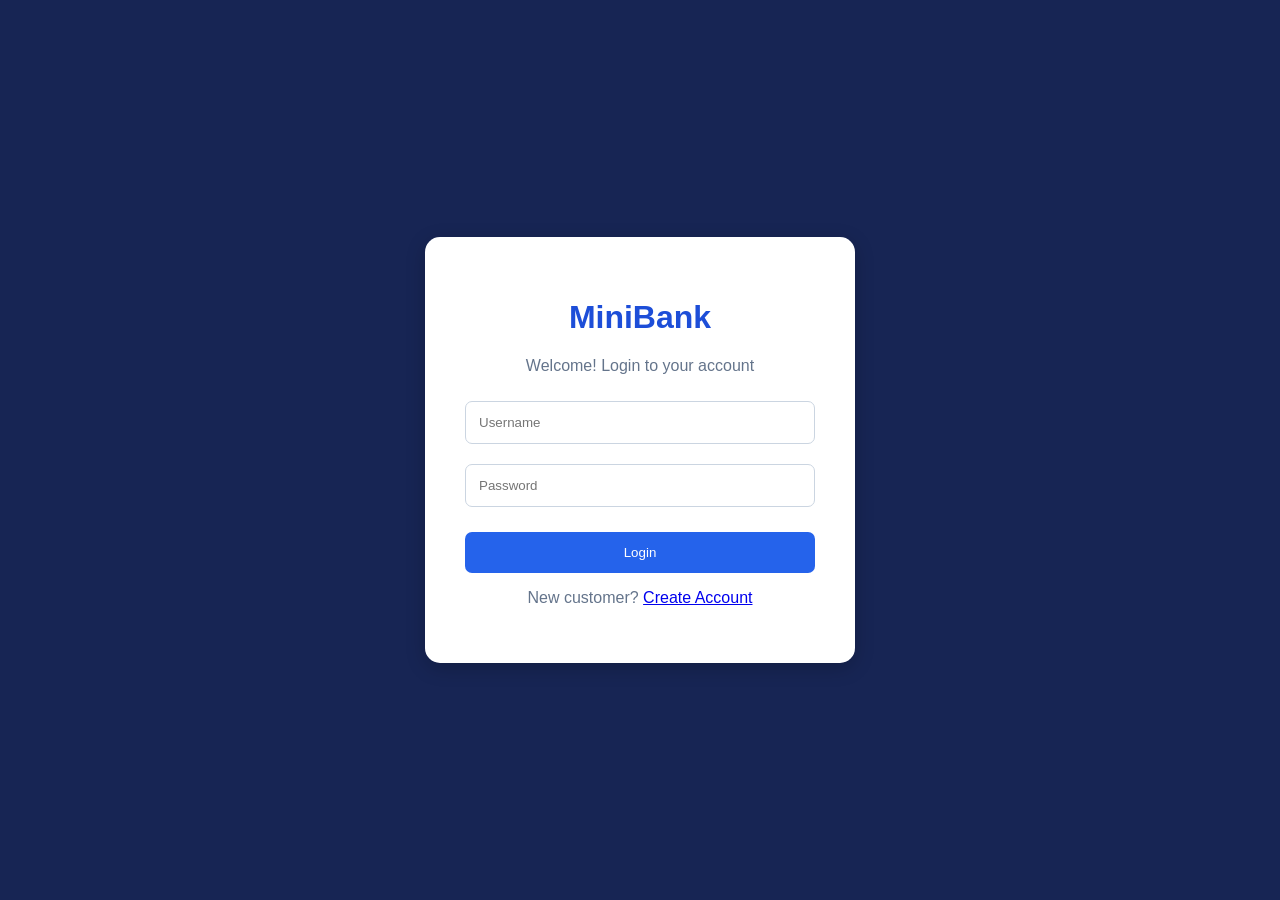
<file: MiniBankingApp/target/classes/static/customer.html>
<!DOCTYPE html>
<html lang="en">
<head>
    <meta charset="UTF-8">
    <meta name="viewport" content="width=device-width, initial-scale=1.0">
    <title>MiniBank Customer Dashboard</title>

    <style>
        * {
            box-sizing: border-box;
        }

        body {
            margin: 0;
            font-family: Arial, sans-serif;
            background: #f1f5f9;
            color: #1e293b;
        }

        header {
            background: #172554;
            color: white;
            padding: 22px 35px;
            display: flex;
            justify-content: space-between;
            align-items: center;
        }

        header h2 {
            margin: 0;
        }

        .container {
            padding: 30px;
        }

        .welcome {
            margin-bottom: 25px;
        }

        .balance-card {
            background: linear-gradient(120deg, #2563eb, #172554);
            color: white;
            padding: 30px;
            border-radius: 15px;
            max-width: 450px;
            margin-bottom: 30px;
        }

        .balance-card h1 {
            font-size: 36px;
        }

        .actions {
            display: grid;
            grid-template-columns: repeat(auto-fit, minmax(230px, 1fr));
            gap: 20px;
        }

        .card {
            background: white;
            padding: 22px;
            border-radius: 12px;
            box-shadow: 0 3px 12px #0001;
        }

        input {
            width: 100%;
            padding: 12px;
            margin: 10px 0;
            border: 1px solid #cbd5e1;
            border-radius: 7px;
        }

        button {
            background: #2563eb;
            color: white;
            border: none;
            padding: 12px;
            width: 100%;
            border-radius: 7px;
            cursor: pointer;
        }

        button:hover {
            background: #1d4ed8;
        }

        .logout {
            width: auto;
            background: #dc2626;
        }

        table {
            width: 100%;
            border-collapse: collapse;
            background: white;
            margin-top: 15px;
        }

        th, td {
            padding: 13px;
            border-bottom: 1px solid #e2e8f0;
            text-align: left;
        }

        th {
            background: #dbeafe;
        }

        #message, #profileMessage {
            margin: 20px 0;
            font-weight: bold;
        }

        .table-container {
            overflow-x: auto;
            margin-top: 35px;
        }

        .receipt {
            background: white;
            padding: 25px;
            max-width: 500px;
            border: 1px solid #cbd5e1;
            border-radius: 12px;
            margin: 30px auto;
        }

        @media(max-width: 600px) {
            .container {
                padding: 15px;
            }

            header {
                padding: 18px;
            }
        }
    </style>
</head>

<body>

<header>
    <h2>MiniBank</h2>
    <button class="logout" onclick="logout()">Logout</button>
</header>

<div class="container">

    <div class="welcome">
        <h2>Welcome, <span id="username"></span>!</h2>
        <p>Your personal banking dashboard</p>
        <p>Account ID: <strong id="accountId"></strong></p>
    </div>

    <div class="balance-card">
        <p>Available Balance</p>
        <h1 id="balance">₹0.00</h1>
    </div>

    <h2>Banking Services</h2>

    <div class="actions">

        <div class="card">
            <h3>Deposit Money</h3>
            <input type="number" id="depositAmount"
                   placeholder="Enter amount" min="0.01" step="0.01">
            <button onclick="deposit()">Deposit</button>
        </div>

        <div class="card">
            <h3>Withdraw Money</h3>
            <input type="number" id="withdrawAmount"
                   placeholder="Enter amount" min="0.01" step="0.01">
            <button onclick="withdraw()">Withdraw</button>
        </div>

        <div class="card">
            <h3>Transfer Money</h3>
            <input type="number" id="receiverId"
                   placeholder="Receiver Account ID" min="1">
            <input type="number" id="transferAmount"
                   placeholder="Enter amount" min="0.01" step="0.01">
            <button onclick="transfer()">Transfer</button>
        </div>

    </div>

    <p id="message"></p>
	
	<div class="card" style="margin-top:20px;">

	    <h3>Search Transactions</h3>

	    <input type="number" id="searchTransactionId"
	           placeholder="Search by Transaction ID">

	    <select id="transactionType"
	            style="width:100%;padding:12px;margin:10px 0;">
	        <option value="ALL">All Transactions</option>
	        <option value="DEPOSIT">Deposits</option>
	        <option value="WITHDRAW">Withdrawals</option>
	        <option value="TRANSFER">Transfers</option>
	    </select>

	    <label>From Date</label>
	    <input type="date" id="fromDate">

	    <label>To Date</label>
	    <input type="date" id="toDate">

	    <button onclick="filterTransactions()">Apply Filters</button>
	    <button onclick="resetTransactionFilters()"
	            style="margin-top:10px;background:#64748b;">
	        Reset Filters
	    </button>

	</div>

    <!-- Transaction History -->
    <div class="table-container">

        <h2>Transaction History</h2>

        <div style="display:flex; justify-content:space-between; align-items:center; flex-wrap:wrap; gap:10px;">
            <h3>Account Statement</h3>
            <button onclick="downloadStatement()" style="width:auto;">
                Download Statement
            </button>
        </div>

        <table>
            <thead>
                <tr>
                    <th>ID</th>
                    <th>Type</th>
                    <th>Amount</th>
                    <th>Date</th>
                    <th>Status</th>
                </tr>
            </thead>

            <tbody id="transactionTable"></tbody>
        </table>

    </div>

    <!-- Transaction Receipt -->
    <div id="receiptSection" style="display:none; margin-top:30px;">

        <div id="receipt" class="receipt">

            <h2 style="text-align:center;color:#2563eb;">MiniBank</h2>
            <h3 style="text-align:center;">Transaction Receipt</h3>

            <hr>

            <p>Transaction ID: <strong id="receiptId"></strong></p>
            <p>Account Holder: <strong id="receiptName"></strong></p>
            <p>Transaction Type: <strong id="receiptType"></strong></p>
            <p>Sender Account: <strong id="receiptSender"></strong></p>
            <p>Receiver Account: <strong id="receiptReceiver"></strong></p>
            <p>Amount: <strong id="receiptAmount"></strong></p>
            <p>Date: <strong id="receiptDate"></strong></p>
            <p>Status: <strong id="receiptStatus"></strong></p>

            <hr>

            <p style="text-align:center;">
                Thank you for banking with MiniBank!
            </p>

        </div>

        <div style="text-align:center;">
            <button onclick="printReceipt()" style="max-width:200px;">
                Print Receipt
            </button>
        </div>

    </div>

    <!-- Customer Profile -->
    <section class="card" style="margin-top:30px;">

        <h2>My Profile</h2>

        <p>Account ID: <strong id="profileId"></strong></p>
        <p>Username: <strong id="profileUsername"></strong></p>
        <p>Account Role: <strong id="profileRole"></strong></p>

        <h3>Change Password</h3>

        <input type="password" id="oldPassword"
               placeholder="Current Password">

        <input type="password" id="newPassword"
               placeholder="New Password (minimum 8 characters)">

        <button onclick="changePassword()">Change Password</button>

        <p id="profileMessage"></p>

    </section>

</div>

<script src="customer.js"></script>

</body>
</html>
</file>
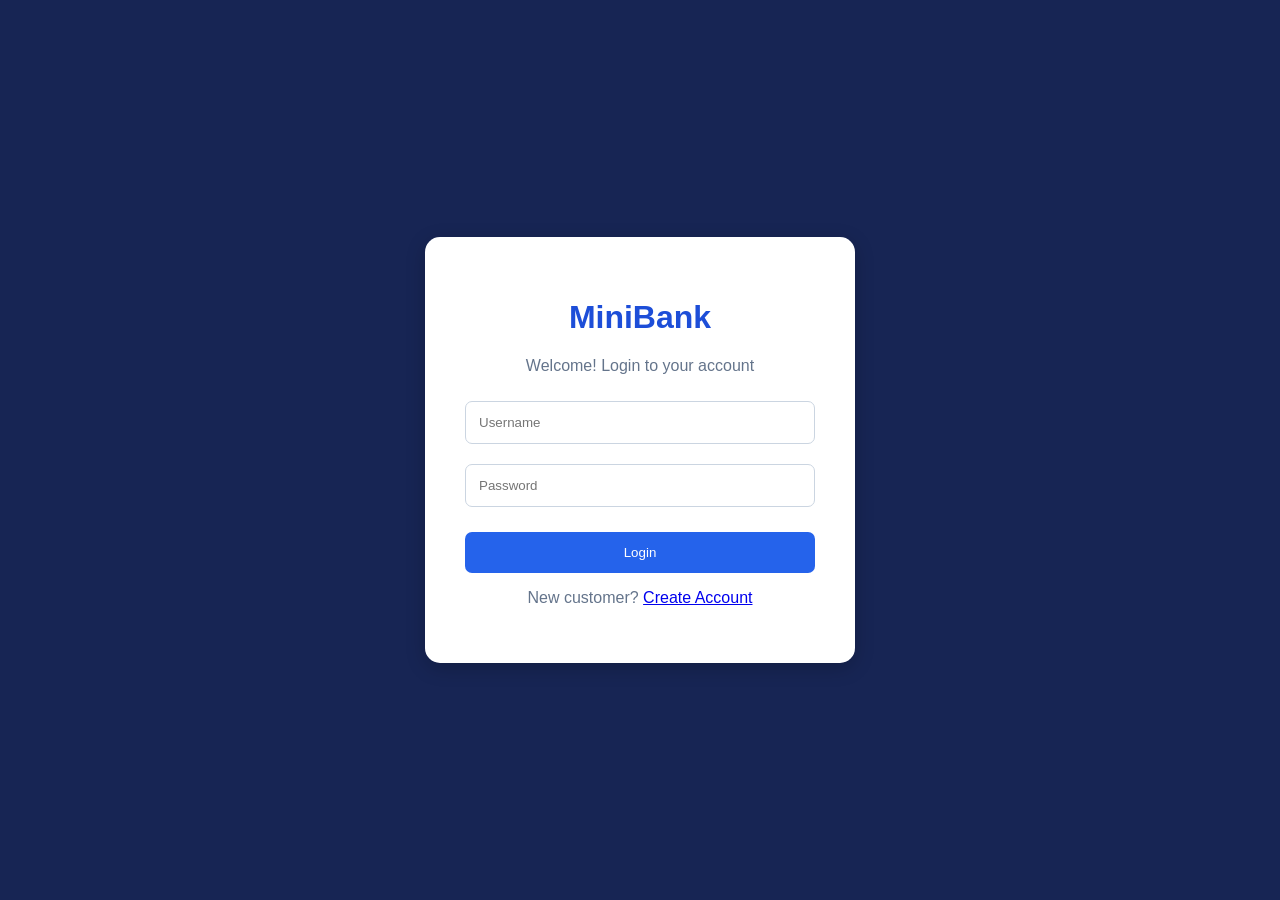
<file: MiniBankingApp/target/classes/static/login.html>
<!DOCTYPE html>
<html lang="en">
<head>
    <meta charset="UTF-8">
    <meta name="viewport" content="width=device-width, initial-scale=1.0">
    <title>MiniBank Login</title>
    <style>
        body {
            min-height: 100vh;
            display: flex;
            justify-content: center;
            align-items: center;
            background: #172554;
            font-family: Arial, sans-serif;
            margin: 0;
        }

        .login-box {
            background: white;
            padding: 40px;
            width: 350px;
            border-radius: 15px;
            box-shadow: 0 5px 20px #0003;
        }

        .login-box h1 {
            text-align: center;
            color: #1d4ed8;
        }

        .login-box p {
            text-align: center;
            color: #64748b;
        }

        .login-box input {
            width: 100%;
            box-sizing: border-box;
            padding: 13px;
            margin: 10px 0;
            border: 1px solid #cbd5e1;
            border-radius: 7px;
        }

        .login-box button {
            width: 100%;
            padding: 13px;
            background: #2563eb;
            color: white;
            border: none;
            border-radius: 7px;
            cursor: pointer;
            margin-top: 15px;
        }

        #message {
            margin-top: 15px;
            color: #dc2626;
        }
    </style>
</head>

<body>

    <div class="login-box">
        <h1>MiniBank</h1>
        <p>Welcome! Login to your account</p>

        <form id="loginForm">
            <input type="text" id="username"
                   placeholder="Username" required>

            <input type="password" id="password"
                   placeholder="Password" required>

            <button type="submit">Login</button>
        </form>

        <p id="message"></p>

        <p>New customer? <a href="register.html">Create Account</a></p>
    </div>

    <script>
        document.getElementById("loginForm").addEventListener(
            "submit", async function(event) {

                event.preventDefault();

                const username = document.getElementById("username").value;
                const password = document.getElementById("password").value;
                const message = document.getElementById("message");

                try {
                    const response = await fetch("/api/accounts/login", {
                        method: "POST",
                        headers: {
                            "Content-Type": "application/json"
                        },
                        body: JSON.stringify({
                            username: username,
                            password: password
                        })
                    });

                    const data = await response.json();

                    if (!response.ok) {
                        throw new Error(data.error || "Login failed");
                    }

                    localStorage.setItem("token", data.token);
                    localStorage.setItem("username", data.username);
                    localStorage.setItem("role", data.role);
                    localStorage.setItem("accountId", data.accountId);

                    if (data.role === "ADMIN") {
                        window.location.href = "index.html";
                    } else if (data.role === "USER") {
                        window.location.href = "customer.html";
                    } else {
                        throw new Error("Unknown account role");
                    }

                } catch (error) {
                    message.textContent = error.message;
                }
            }
        );
    </script>

</body>
</html>
</file>
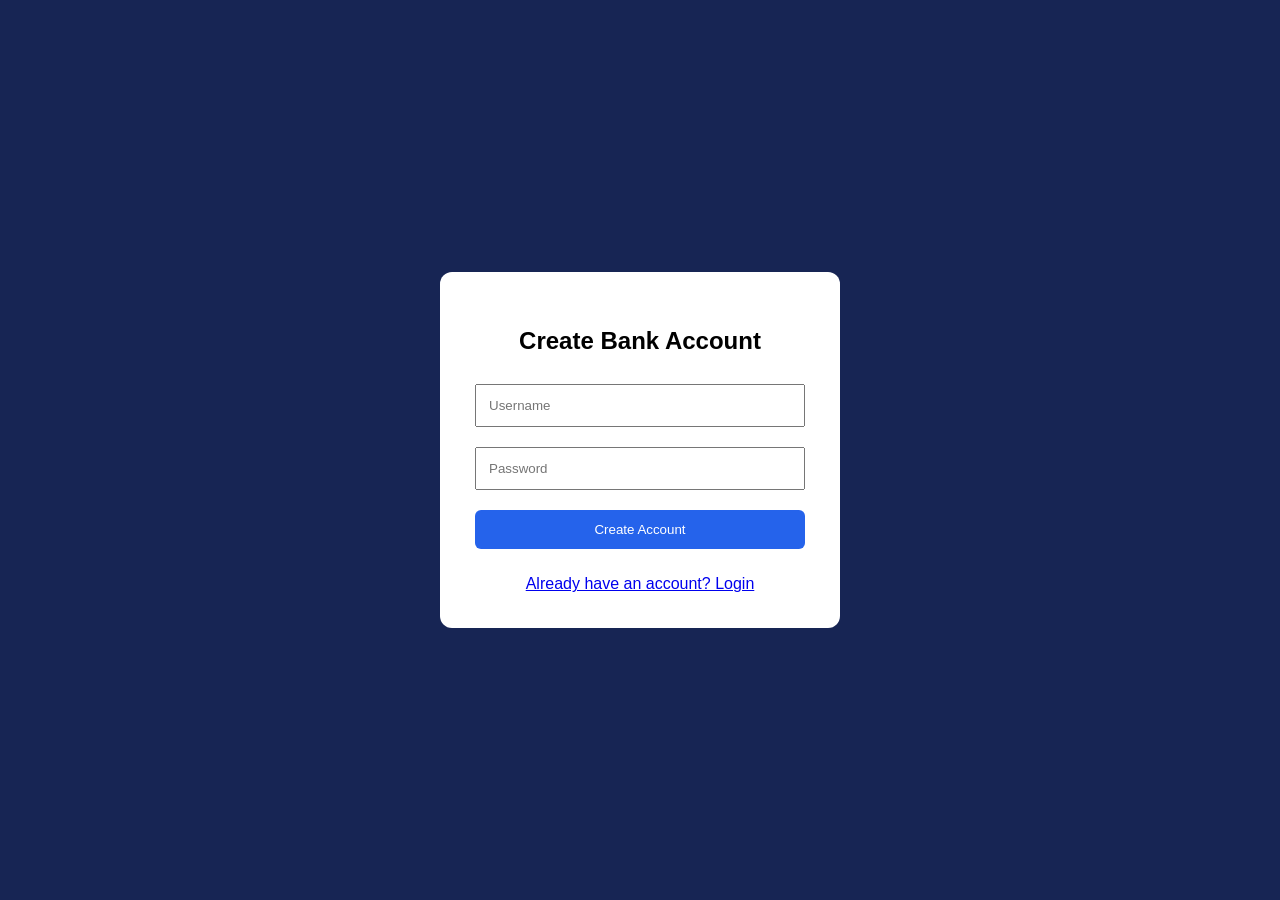
<file: MiniBankingApp/target/classes/static/register.html>
<!DOCTYPE html>
<html lang="en">
<head>
    <meta charset="UTF-8">
    <title>MiniBank Registration</title>
    <style>
        body {
            font-family: Arial, sans-serif;
            background: #172554;
            display: flex;
            justify-content: center;
            align-items: center;
            min-height: 100vh;
            margin: 0;
        }
        .box {
            background: white;
            padding: 35px;
            border-radius: 12px;
            width: 330px;
            text-align: center;
        }
        input, button {
            width: 100%;
            padding: 12px;
            margin: 10px 0;
            box-sizing: border-box;
        }
        button {
            background: #2563eb;
            color: white;
            border: none;
            cursor: pointer;
            border-radius: 6px;
        }
    </style>
</head>
<body>
    <div class="box">
        <h2>Create Bank Account</h2>

        <form id="registerForm">
            <input id="username" placeholder="Username" required>
            <input id="password" type="password"
                   placeholder="Password" required minlength="8">
            <button type="submit">Create Account</button>
        </form>

        <p id="message"></p>
        <a href="login.html">Already have an account? Login</a>
    </div>

    <script>
        document.getElementById("registerForm")
        .addEventListener("submit", async function(e) {
            e.preventDefault();

            const message = document.getElementById("message");

            try {
                const response = await fetch("/api/accounts/register", {
                    method: "POST",
                    headers: {
                        "Content-Type": "application/json"
                    },
                    body: JSON.stringify({
                        username: document.getElementById("username").value,
                        password: document.getElementById("password").value
                    })
                });

                if (!response.ok) {
                    const error = await response.json();
                    throw new Error(error.error || "Registration failed");
                }

                message.style.color = "green";
                message.textContent = "Account created! Please login.";
                document.getElementById("registerForm").reset();

            } catch (error) {
                message.style.color = "red";
                message.textContent = error.message;
            }
        });
    </script>
</body>
</html>
</file>
